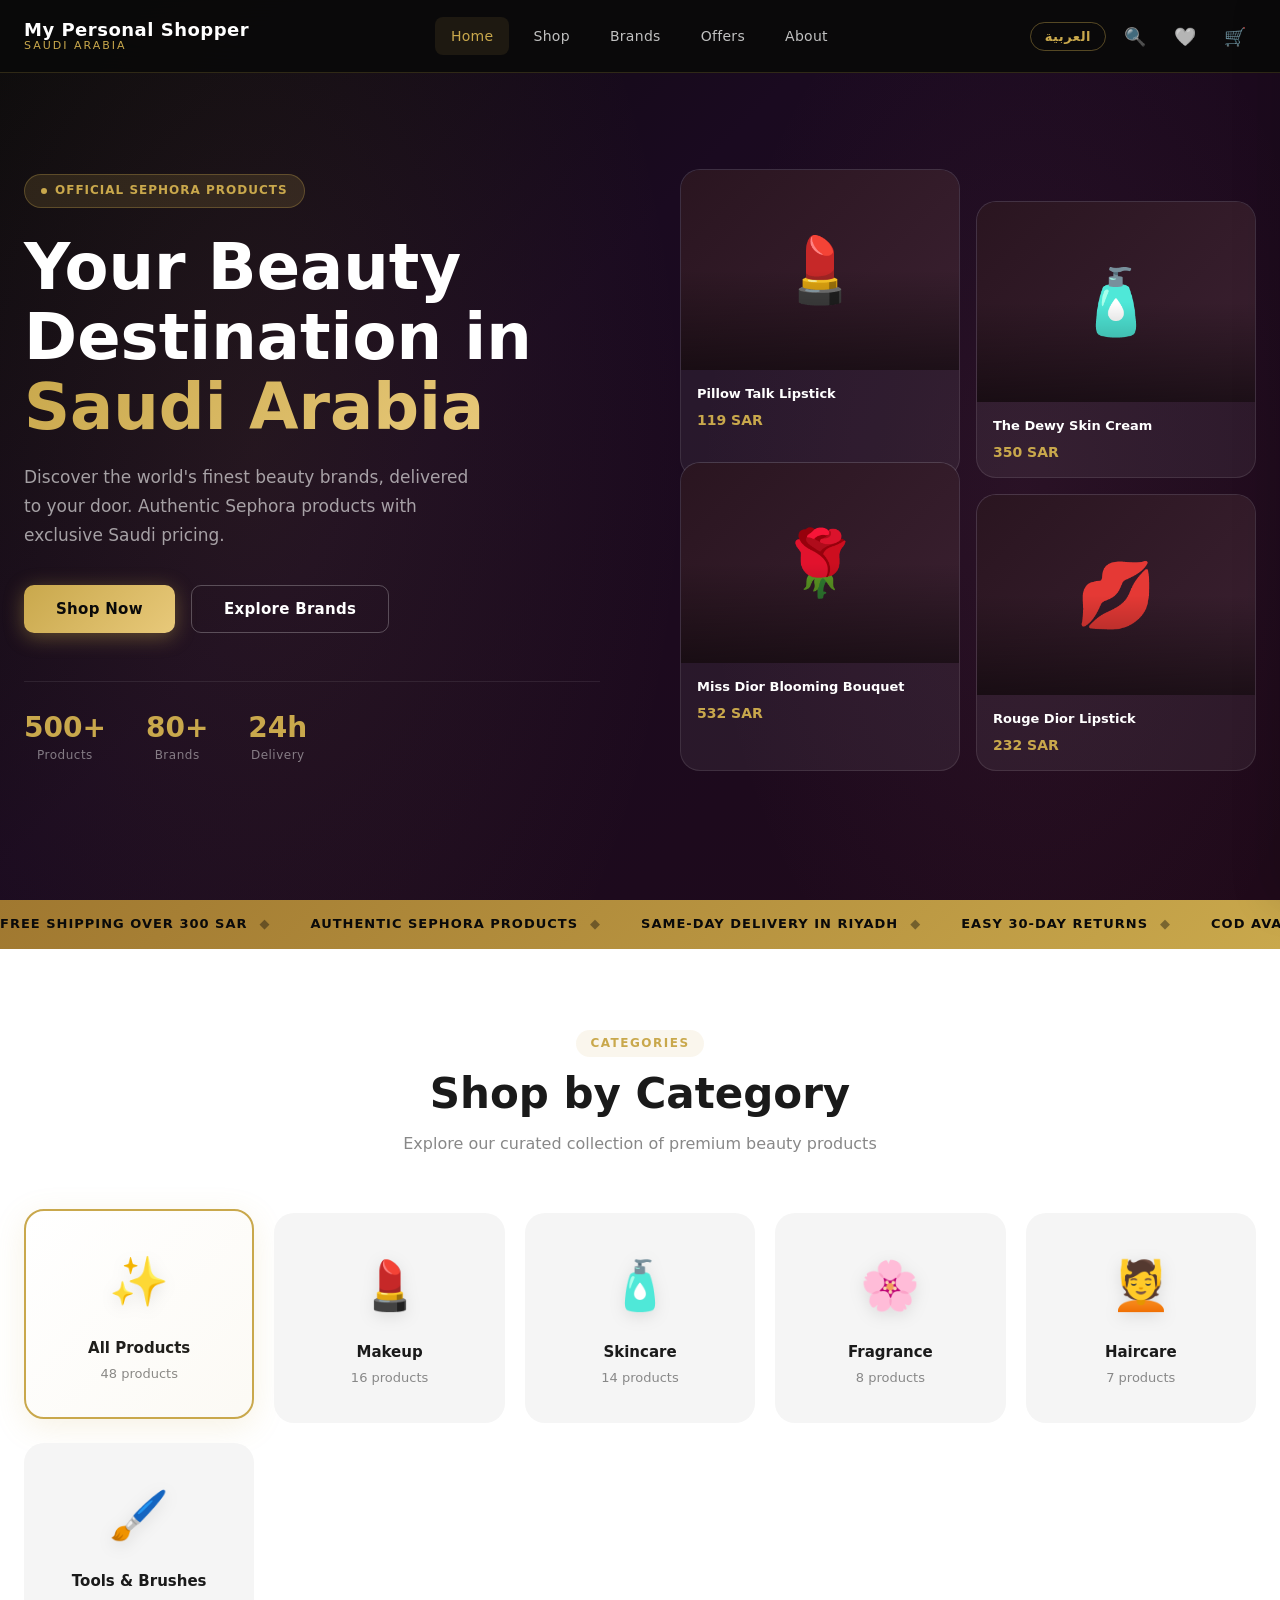
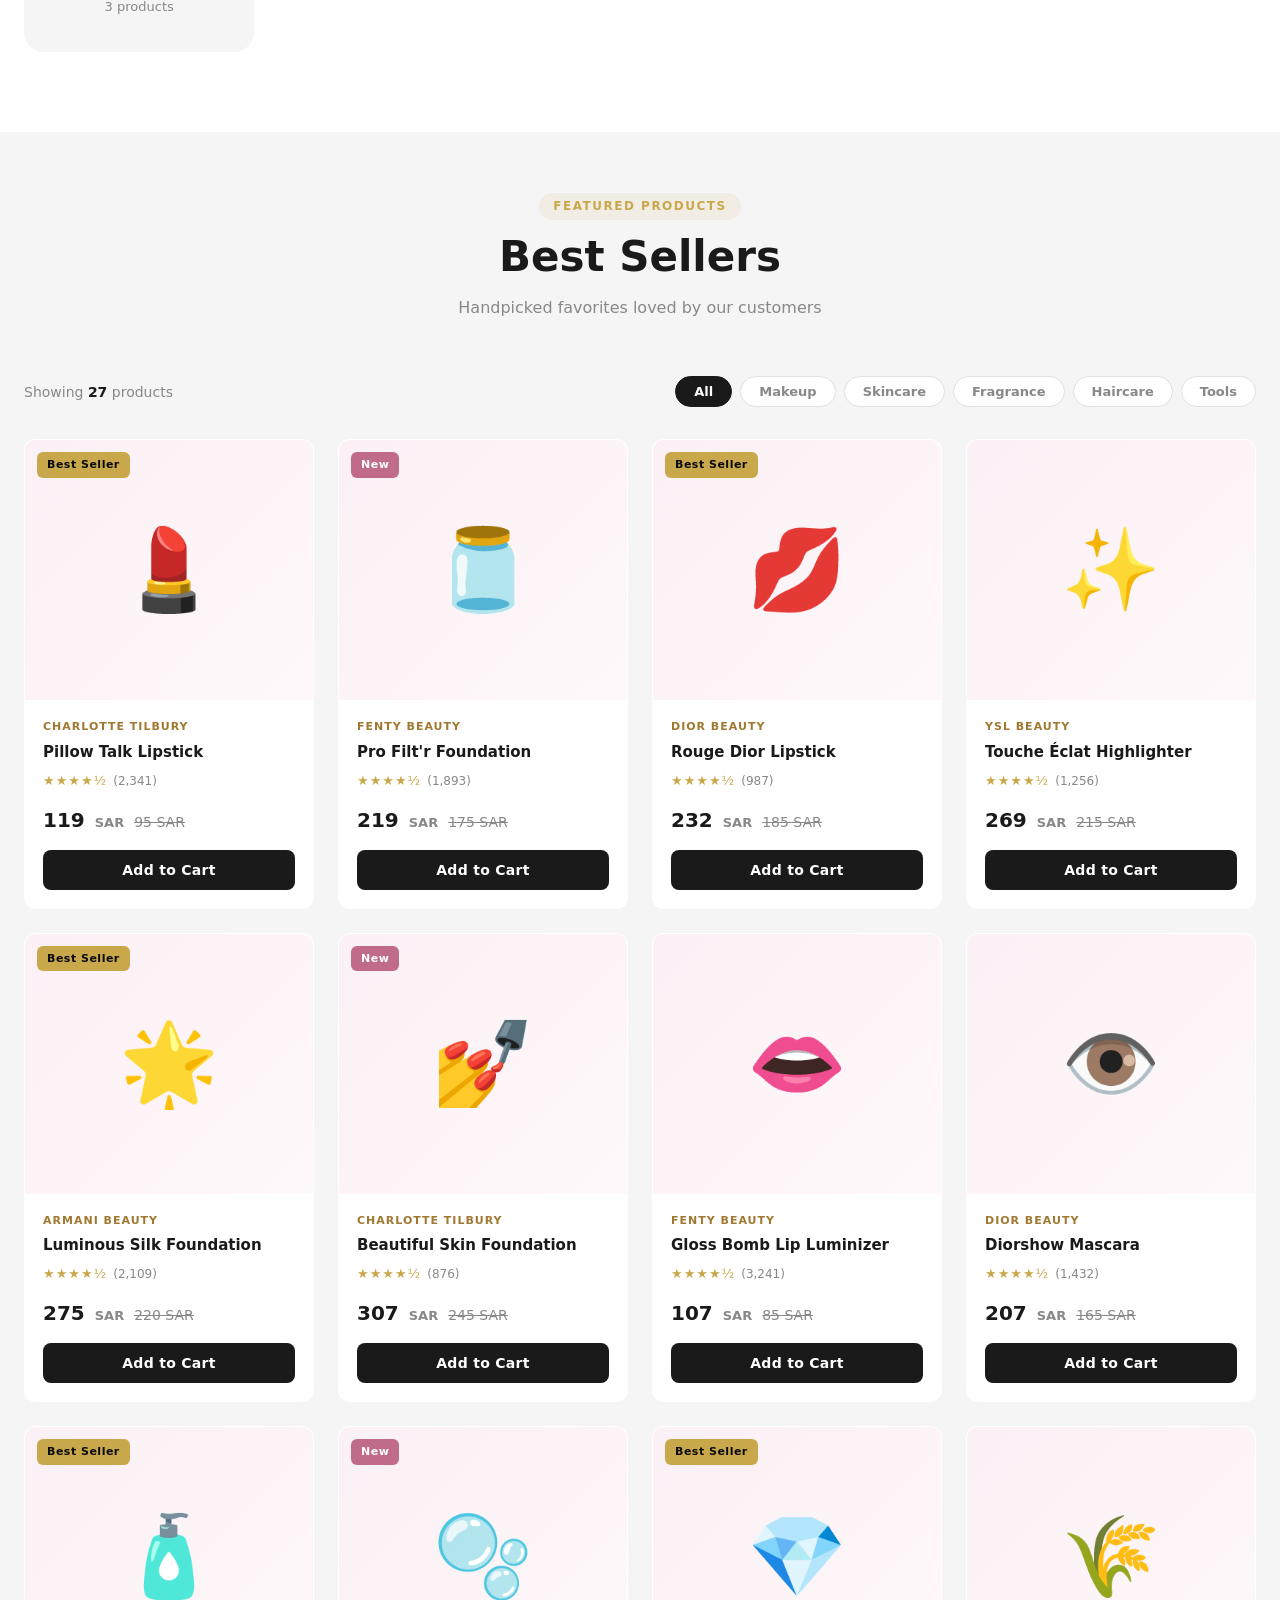
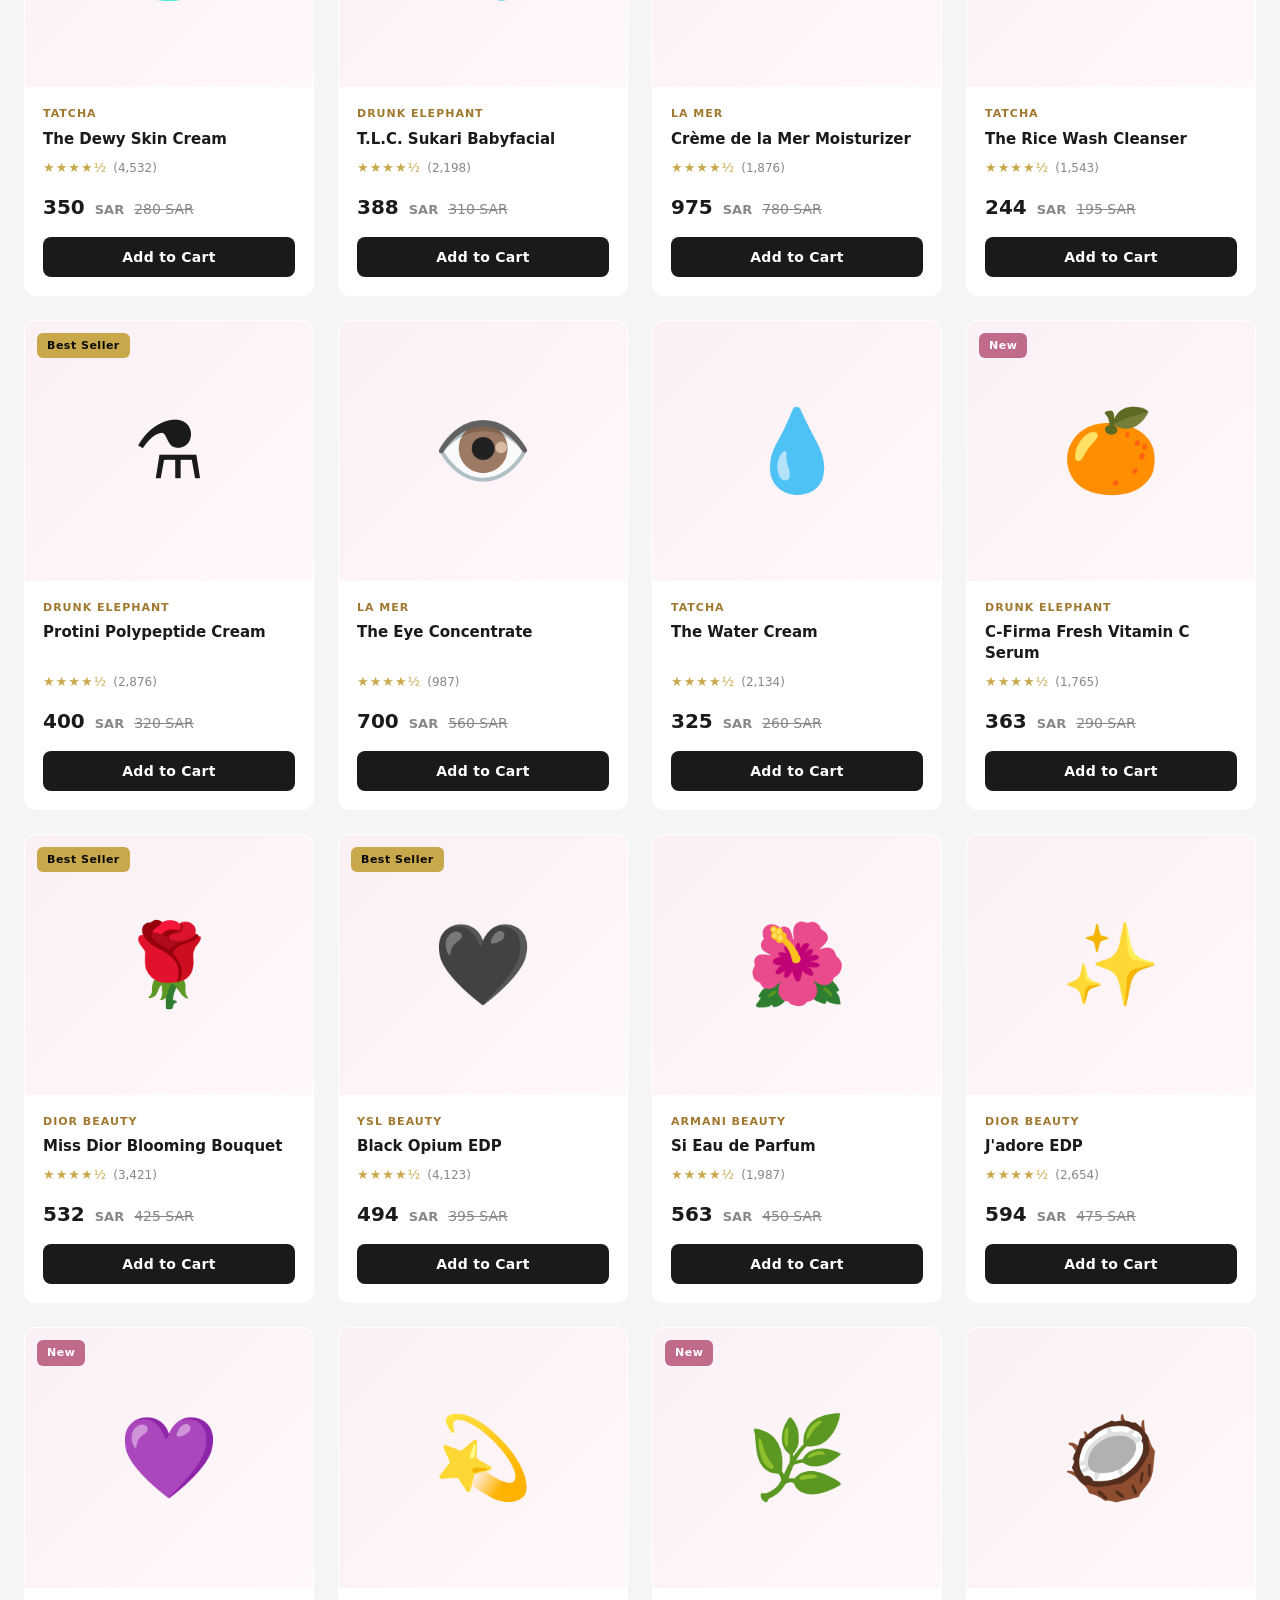
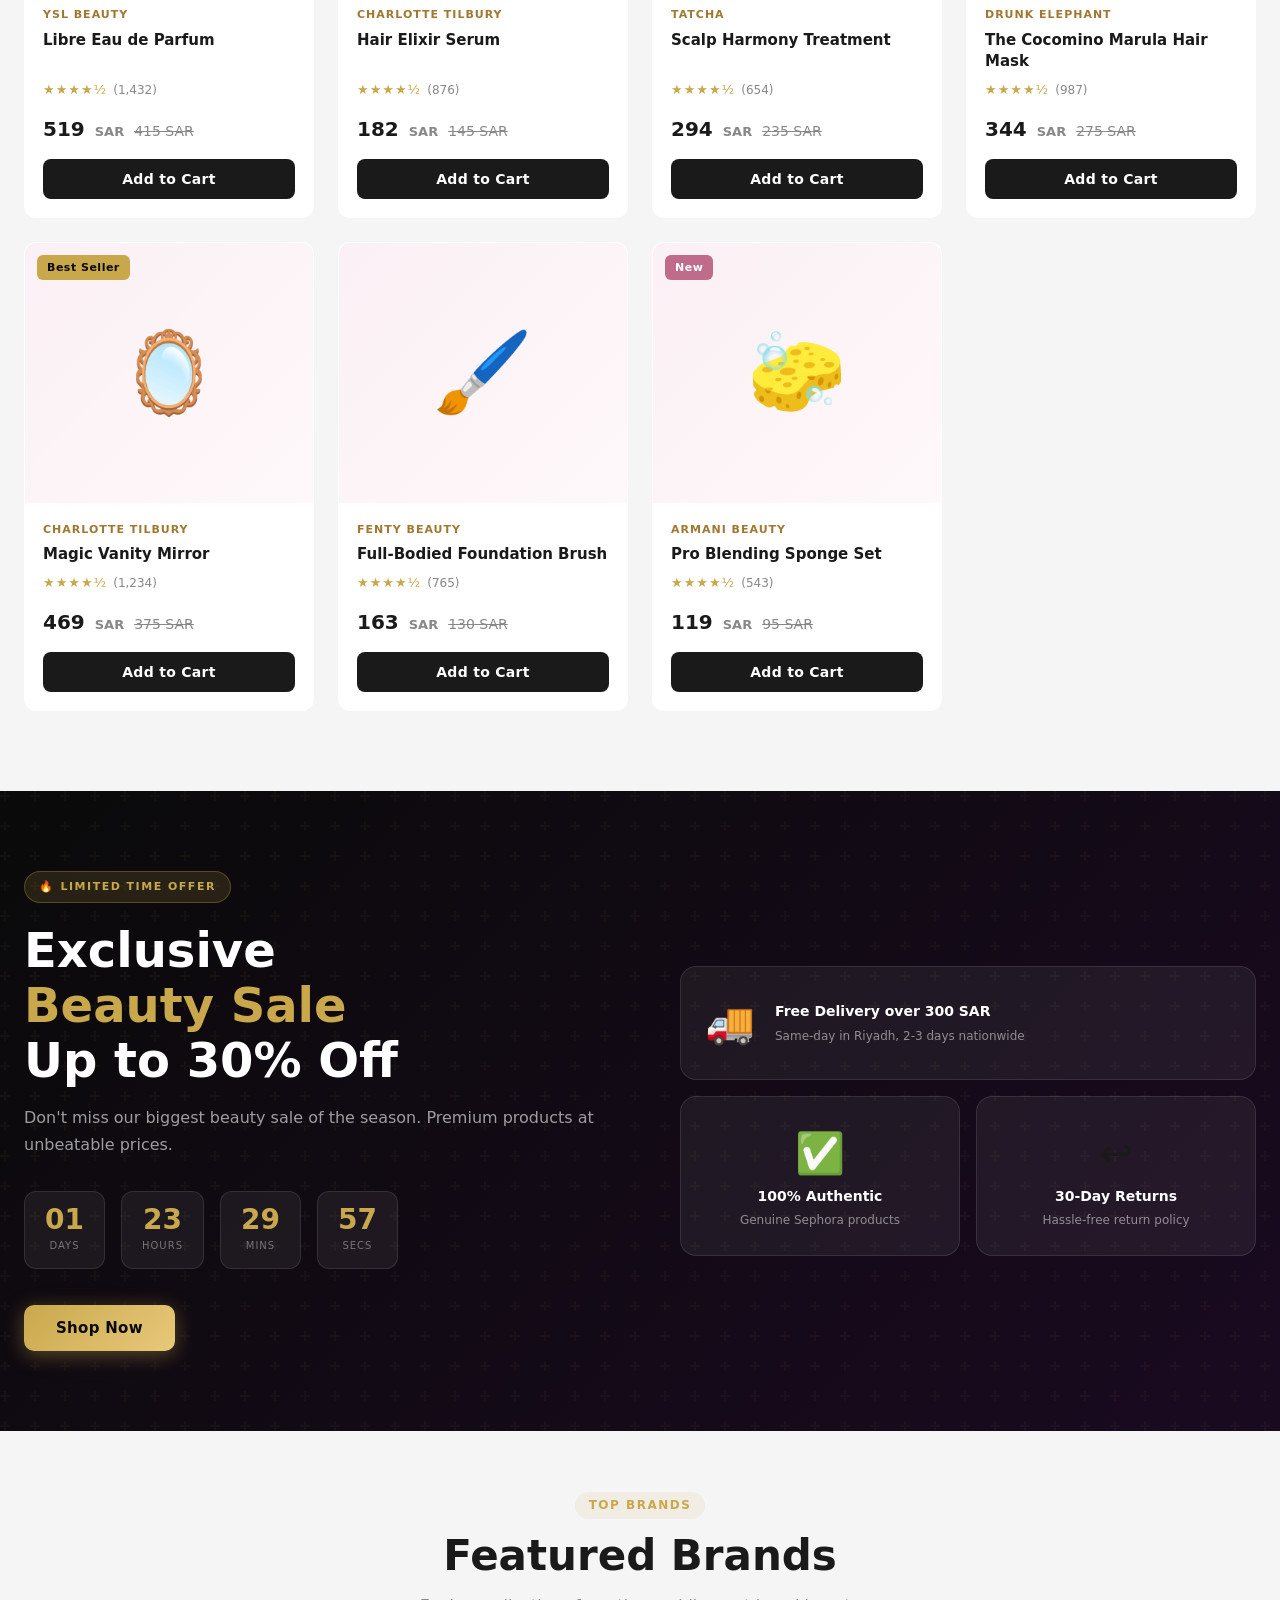
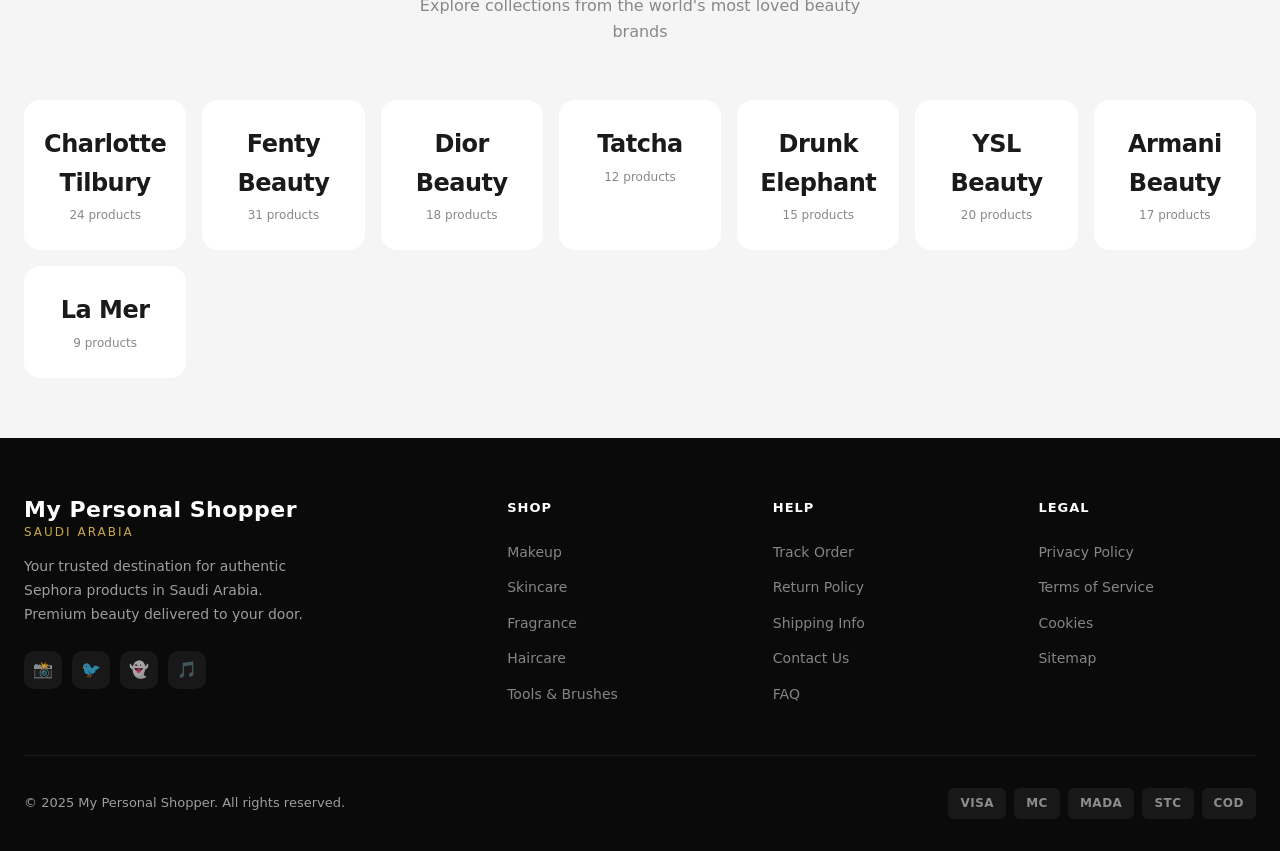
<file: index.html>
<!DOCTYPE html>
<html lang="en">
<head>
  <meta charset="UTF-8">
  <meta name="viewport" content="width=device-width, initial-scale=1.0">
  <meta name="description" content="My Personal Shopper - Authentic Sephora products in Saudi Arabia. متجري الشخصي - منتجات سيفورا الأصلية في المملكة العربية السعودية">
  <title>My Personal Shopper | متجري الشخصي</title>
  <link rel="stylesheet" href="style.css">
  <link rel="icon" href="data:image/svg+xml,<svg xmlns='http://www.w3.org/2000/svg' viewBox='0 0 100 100'><text y='.9em' font-size='90'>💄</text></svg>">
</head>
<body>

<!-- ===== HEADER ===== -->
<header class="header">
  <div class="header-inner">
    <a href="#" class="logo">
      <span class="logo-main">My Personal Shopper</span>
      <span class="logo-sub">SAUDI ARABIA</span>
    </a>

    <nav class="nav">
      <a href="#" class="nav-link active">Home</a>
      <a href="#" class="nav-link">Shop</a>
      <a href="#" class="nav-link">Brands</a>
      <a href="#" class="nav-link">Offers</a>
      <a href="#" class="nav-link">About</a>
    </nav>

    <div class="header-actions">
      <button class="lang-btn" onclick="toggleLang()">العربية</button>
      <button class="search-btn" onclick="openSearch()" aria-label="Search">🔍</button>
      <button class="wishlist-btn" aria-label="Wishlist">🤍</button>
      <button class="cart-btn" onclick="openCart()" aria-label="Cart">
        🛒
        <span class="cart-badge">0</span>
      </button>
      <button class="hamburger" onclick="openMobileNav()" aria-label="Menu">
        <span></span><span></span><span></span>
      </button>
    </div>
  </div>
</header>

<!-- ===== MOBILE NAV ===== -->
<div class="mobile-nav"></div>

<!-- ===== HERO ===== -->
<section class="hero" id="hero">
  <div class="hero-inner">
    <div class="hero-content">
      <div class="hero-badge">
        <span class="hero-badge-dot"></span>
        <span>Official Sephora Products</span>
      </div>
      <h1 class="hero-title">
        Your Beauty<br>Destination in<br>
        <span class="highlight">Saudi Arabia</span>
      </h1>
      <p class="hero-desc">
        Discover the world's finest beauty brands, delivered to your door. Authentic Sephora products with exclusive Saudi pricing.
      </p>
      <div class="hero-ctas">
        <button class="btn-primary hero-cta-shop" onclick="document.querySelector('#products').scrollIntoView({behavior:'smooth'})">Shop Now</button>
        <button class="btn-outline hero-cta-explore" onclick="document.querySelector('#brands').scrollIntoView({behavior:'smooth'})">Explore Brands</button>
      </div>
      <div class="hero-stats">
        <div class="stat-item">
          <div class="stat-value">500+</div>
          <div class="stat-label">Products</div>
        </div>
        <div class="stat-item">
          <div class="stat-value">80+</div>
          <div class="stat-label">Brands</div>
        </div>
        <div class="stat-item">
          <div class="stat-value">24h</div>
          <div class="stat-label">Delivery</div>
        </div>
      </div>
    </div>

    <div class="hero-visual">
      <div class="hero-card">
        <div class="hero-card-img">💄</div>
        <div class="hero-card-info">
          <div class="hero-card-name">Pillow Talk Lipstick</div>
          <div class="hero-card-price">119 SAR</div>
        </div>
      </div>
      <div class="hero-card">
        <div class="hero-card-img">🧴</div>
        <div class="hero-card-info">
          <div class="hero-card-name">Dewy Skin Cream</div>
          <div class="hero-card-price">350 SAR</div>
        </div>
      </div>
      <div class="hero-card">
        <div class="hero-card-img">🌹</div>
        <div class="hero-card-info">
          <div class="hero-card-name">Miss Dior Bouquet</div>
          <div class="hero-card-price">531 SAR</div>
        </div>
      </div>
      <div class="hero-card">
        <div class="hero-card-img">💋</div>
        <div class="hero-card-info">
          <div class="hero-card-name">Rouge Dior Lipstick</div>
          <div class="hero-card-price">231 SAR</div>
        </div>
      </div>
    </div>
  </div>
</section>

<!-- ===== MARQUEE ===== -->
<div class="marquee-section">
  <div class="marquee-track"></div>
</div>

<!-- ===== CATEGORIES ===== -->
<section class="section categories-section" id="categories">
  <div class="section-header">
    <div class="section-tag">Categories</div>
    <h2 class="section-title">Shop by Category</h2>
    <p class="section-desc">Explore our curated collection of premium beauty products</p>
  </div>
  <div class="categories-grid"></div>
</section>

<!-- ===== PRODUCTS ===== -->
<section class="products-section" id="products">
  <div class="section-inner">
    <div class="section-header">
      <div class="section-tag">Featured Products</div>
      <h2 class="section-title">Best Sellers</h2>
      <p class="section-desc">Handpicked favorites loved by our customers</p>
    </div>

    <div class="products-toolbar">
      <div class="products-count">Showing <strong>27</strong> products</div>
      <div class="products-filters"></div>
    </div>

    <div class="products-grid"></div>
  </div>
</section>

<!-- ===== PROMO BANNER ===== -->
<section class="promo-banner" id="promo">
  <div class="promo-inner">
    <div class="promo-content">
      <div class="promo-tag">
        <span>🔥</span>
        <span>Limited Time Offer</span>
      </div>
      <h2 class="promo-title">
        Exclusive<br><span class="gold">Beauty Sale</span><br>Up to 30% Off
      </h2>
      <p class="promo-desc">
        Don't miss our biggest beauty sale of the season. Premium products at unbeatable prices.
      </p>
      <div class="promo-countdown">
        <div class="countdown-item">
          <span class="countdown-num" id="cdDays">47</span>
          <span class="countdown-label">Days</span>
        </div>
        <div class="countdown-item">
          <span class="countdown-num" id="cdHours">23</span>
          <span class="countdown-label">Hours</span>
        </div>
        <div class="countdown-item">
          <span class="countdown-num" id="cdMins">59</span>
          <span class="countdown-label">Mins</span>
        </div>
        <div class="countdown-item">
          <span class="countdown-num" id="cdSecs">00</span>
          <span class="countdown-label">Secs</span>
        </div>
      </div>
      <button class="btn-primary hero-cta-shop" onclick="document.querySelector('#products').scrollIntoView({behavior:'smooth'})">Shop the Sale</button>
    </div>

    <div class="promo-visual">
      <div class="promo-card">
        <span class="promo-card-icon">🚚</span>
        <div>
          <div class="promo-card-title">Free Delivery over 300 SAR</div>
          <div class="promo-card-desc">Same-day in Riyadh, 2-3 days nationwide</div>
        </div>
      </div>
      <div class="promo-card">
        <span class="promo-card-icon">✅</span>
        <div class="promo-card-title">100% Authentic</div>
        <div class="promo-card-desc">Genuine Sephora products</div>
      </div>
      <div class="promo-card">
        <span class="promo-card-icon">↩️</span>
        <div class="promo-card-title">30-Day Returns</div>
        <div class="promo-card-desc">Hassle-free return policy</div>
      </div>
    </div>
  </div>
</section>

<!-- ===== BRANDS ===== -->
<section class="brands-section" id="brands">
  <div class="brands-inner">
    <div class="section-header">
      <div class="section-tag">Top Brands</div>
      <h2 class="section-title">Featured Brands</h2>
      <p class="section-desc">Explore collections from the world's most loved beauty brands</p>
    </div>
    <div class="brands-grid"></div>
  </div>
</section>

<!-- ===== FOOTER ===== -->
<footer class="footer">
  <div class="footer-inner">
    <div class="footer-grid">
      <div class="footer-brand">
        <div class="logo">
          <span class="logo-main">My Personal Shopper</span>
          <span class="logo-sub">SAUDI ARABIA</span>
        </div>
        <p class="footer-brand-desc">Your trusted destination for authentic Sephora products in Saudi Arabia. Premium beauty delivered to your door.</p>
        <div class="footer-socials">
          <a href="#" class="social-btn" aria-label="Instagram">📸</a>
          <a href="#" class="social-btn" aria-label="Twitter">🐦</a>
          <a href="#" class="social-btn" aria-label="Snapchat">👻</a>
          <a href="#" class="social-btn" aria-label="TikTok">🎵</a>
        </div>
      </div>
      <div class="footer-col footer-col-shop">
        <div class="footer-col-title">Shop</div>
        <ul class="footer-links">
          <li><a href="#">Makeup</a></li>
          <li><a href="#">Skincare</a></li>
          <li><a href="#">Fragrance</a></li>
          <li><a href="#">Haircare</a></li>
          <li><a href="#">Tools & Brushes</a></li>
        </ul>
      </div>
      <div class="footer-col footer-col-help">
        <div class="footer-col-title">Help</div>
        <ul class="footer-links">
          <li><a href="#">Track Order</a></li>
          <li><a href="#">Return Policy</a></li>
          <li><a href="#">Shipping Info</a></li>
          <li><a href="#">Contact Us</a></li>
          <li><a href="#">FAQ</a></li>
        </ul>
      </div>
      <div class="footer-col footer-col-legal">
        <div class="footer-col-title">Legal</div>
        <ul class="footer-links">
          <li><a href="#">Privacy Policy</a></li>
          <li><a href="#">Terms of Service</a></li>
          <li><a href="#">Cookies</a></li>
          <li><a href="#">Sitemap</a></li>
        </ul>
      </div>
    </div>
    <div class="footer-bottom">
      <span class="footer-copy">© 2025 My Personal Shopper. All rights reserved.</span>
      <div class="footer-payment-icons">
        <span class="payment-icon">VISA</span>
        <span class="payment-icon">MC</span>
        <span class="payment-icon">MADA</span>
        <span class="payment-icon">STC</span>
        <span class="payment-icon">COD</span>
      </div>
    </div>
  </div>
</footer>

<!-- ===== CART SIDEBAR ===== -->
<div class="cart-overlay" onclick="closeCart()"></div>
<div class="cart-sidebar">
  <div class="cart-header">
    <div>
      <h2 class="cart-title">Shopping Cart</h2>
      <span class="cart-item-count"></span>
    </div>
    <button class="cart-close" onclick="closeCart()">✕</button>
  </div>
  <div class="cart-items">
    <div class="cart-empty">
      <span class="cart-empty-icon">🛒</span>
      <span class="cart-empty-text">Your cart is empty</span>
      <span class="cart-empty-sub">Add some products to get started</span>
    </div>
  </div>
  <div class="cart-footer">
    <div class="cart-summary">
      <div class="cart-summary-row">
        <span class="cart-subtotal-label">Subtotal</span>
        <span class="cart-subtotal">0 SAR</span>
      </div>
      <div class="cart-summary-row">
        <span class="cart-shipping-label">Shipping</span>
        <span class="cart-shipping-val">Free</span>
      </div>
      <div class="cart-summary-row">
        <span class="cart-vat-label">VAT (15%)</span>
        <span class="cart-vat">0 SAR</span>
      </div>
      <div class="cart-summary-row total">
        <span class="cart-total-label">Total</span>
        <span class="cart-total">0 SAR</span>
      </div>
    </div>
    <button class="checkout-btn" onclick="openCheckout()">Checkout</button>
  </div>
</div>

<!-- ===== CHECKOUT MODAL ===== -->
<div class="modal-overlay" onclick="handleModalClick(event)">
  <div class="modal"></div>
</div>

<!-- ===== SEARCH OVERLAY ===== -->
<div class="search-overlay" id="searchOverlay">
  <div class="search-box">
    <div class="search-input-wrap">
      <span class="search-icon">🔍</span>
      <input type="text" class="search-input" id="searchInput" placeholder="Search products..."
        oninput="handleSearch(this.value)" autocomplete="off">
      <button class="search-close" onclick="closeSearch()">✕</button>
    </div>
    <div class="search-results"></div>
  </div>
</div>

<!-- ===== TOAST ===== -->
<div class="toast-container"></div>

<script>
function handleModalClick(e) {
  if (e.target === e.currentTarget) closeCheckout();
}
</script>
<script src="script.js"></script>
</body>
</html>
</file>
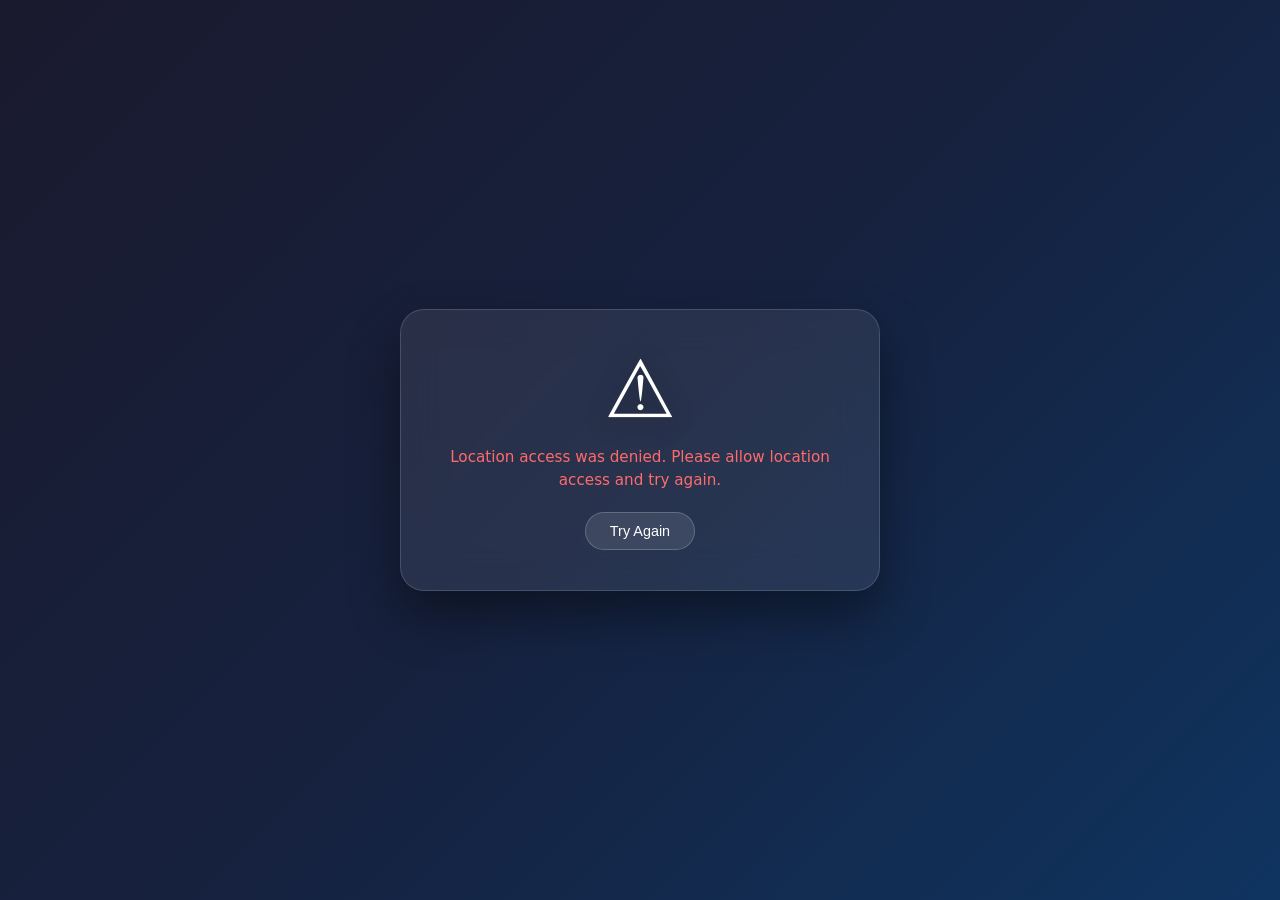
<file: weather.html>
<!DOCTYPE html>
<html lang="en">
<head>
  <meta charset="UTF-8" />
  <meta name="viewport" content="width=device-width, initial-scale=1.0" />
  <title>Today's Weather</title>
  <style>
    * { box-sizing: border-box; margin: 0; padding: 0; }

    body {
      font-family: 'Segoe UI', system-ui, sans-serif;
      min-height: 100vh;
      display: flex;
      align-items: center;
      justify-content: center;
      background: linear-gradient(135deg, #1a1a2e 0%, #16213e 50%, #0f3460 100%);
      color: #fff;
      padding: 20px;
    }

    .card {
      background: rgba(255, 255, 255, 0.08);
      backdrop-filter: blur(20px);
      border: 1px solid rgba(255, 255, 255, 0.15);
      border-radius: 24px;
      padding: 40px;
      max-width: 480px;
      width: 100%;
      text-align: center;
      box-shadow: 0 25px 50px rgba(0, 0, 0, 0.4);
    }

    .status {
      font-size: 1rem;
      color: rgba(255, 255, 255, 0.6);
      margin-bottom: 20px;
    }

    .location {
      font-size: 1.1rem;
      color: rgba(255, 255, 255, 0.75);
      margin-bottom: 8px;
      letter-spacing: 0.05em;
      text-transform: uppercase;
      font-size: 0.85rem;
    }

    .date {
      font-size: 1rem;
      color: rgba(255, 255, 255, 0.5);
      margin-bottom: 32px;
    }

    .weather-icon {
      font-size: 5rem;
      line-height: 1;
      margin-bottom: 16px;
      filter: drop-shadow(0 4px 12px rgba(0,0,0,0.3));
    }

    .condition {
      font-size: 1.3rem;
      font-weight: 500;
      color: rgba(255, 255, 255, 0.85);
      margin-bottom: 8px;
    }

    .temperature {
      font-size: 5rem;
      font-weight: 700;
      line-height: 1;
      letter-spacing: -3px;
      background: linear-gradient(135deg, #74ebd5, #acb6e5);
      -webkit-background-clip: text;
      -webkit-text-fill-color: transparent;
      background-clip: text;
      margin-bottom: 32px;
    }

    .details {
      display: grid;
      grid-template-columns: repeat(3, 1fr);
      gap: 16px;
      margin-top: 24px;
      border-top: 1px solid rgba(255, 255, 255, 0.1);
      padding-top: 24px;
    }

    .detail-item {
      background: rgba(255, 255, 255, 0.05);
      border-radius: 14px;
      padding: 14px 10px;
    }

    .detail-label {
      font-size: 0.7rem;
      color: rgba(255, 255, 255, 0.45);
      text-transform: uppercase;
      letter-spacing: 0.08em;
      margin-bottom: 6px;
    }

    .detail-value {
      font-size: 1.1rem;
      font-weight: 600;
      color: rgba(255, 255, 255, 0.9);
    }

    .error {
      color: #ff6b6b;
      font-size: 0.95rem;
      line-height: 1.5;
    }

    .retry-btn {
      margin-top: 20px;
      padding: 10px 24px;
      background: rgba(255, 255, 255, 0.1);
      border: 1px solid rgba(255, 255, 255, 0.2);
      border-radius: 50px;
      color: #fff;
      cursor: pointer;
      font-size: 0.9rem;
      transition: background 0.2s;
    }

    .retry-btn:hover { background: rgba(255, 255, 255, 0.2); }

    .loading-spinner {
      width: 40px;
      height: 40px;
      border: 3px solid rgba(255,255,255,0.15);
      border-top-color: #74ebd5;
      border-radius: 50%;
      animation: spin 0.8s linear infinite;
      margin: 20px auto;
    }

    @keyframes spin { to { transform: rotate(360deg); } }
  </style>
</head>
<body>
  <div class="card" id="card">
    <div class="status">Detecting your location…</div>
    <div class="loading-spinner"></div>
  </div>

  <script>
    const WMO_CODES = {
      0:  { label: 'Clear Sky',           icon: '☀️' },
      1:  { label: 'Mainly Clear',        icon: '🌤️' },
      2:  { label: 'Partly Cloudy',       icon: '⛅' },
      3:  { label: 'Overcast',            icon: '☁️' },
      45: { label: 'Foggy',               icon: '🌫️' },
      48: { label: 'Icy Fog',             icon: '🌫️' },
      51: { label: 'Light Drizzle',       icon: '🌦️' },
      53: { label: 'Drizzle',             icon: '🌦️' },
      55: { label: 'Heavy Drizzle',       icon: '🌧️' },
      61: { label: 'Light Rain',          icon: '🌧️' },
      63: { label: 'Rain',                icon: '🌧️' },
      65: { label: 'Heavy Rain',          icon: '🌧️' },
      71: { label: 'Light Snow',          icon: '🌨️' },
      73: { label: 'Snow',                icon: '❄️' },
      75: { label: 'Heavy Snow',          icon: '❄️' },
      80: { label: 'Light Showers',       icon: '🌦️' },
      81: { label: 'Showers',             icon: '🌧️' },
      82: { label: 'Heavy Showers',       icon: '⛈️' },
      95: { label: 'Thunderstorm',        icon: '⛈️' },
      96: { label: 'Thunderstorm w/ Hail',icon: '⛈️' },
      99: { label: 'Thunderstorm w/ Hail',icon: '⛈️' },
    };

    function wmo(code) {
      return WMO_CODES[code] ?? { label: 'Unknown', icon: '🌡️' };
    }

    function formatDate() {
      return new Date().toLocaleDateString(undefined, {
        weekday: 'long', year: 'numeric', month: 'long', day: 'numeric'
      });
    }

    function windDirection(deg) {
      const dirs = ['N','NE','E','SE','S','SW','W','NW'];
      return dirs[Math.round(deg / 45) % 8];
    }

    async function reverseGeocode(lat, lon) {
      try {
        const r = await fetch(
          `https://nominatim.openstreetmap.org/reverse?lat=${lat}&lon=${lon}&format=json`,
          { headers: { 'Accept-Language': 'en' } }
        );
        const d = await r.json();
        const city = d.address.city || d.address.town || d.address.village || d.address.county || '';
        const country = d.address.country_code?.toUpperCase() || '';
        return [city, country].filter(Boolean).join(', ');
      } catch {
        return `${lat.toFixed(2)}°, ${lon.toFixed(2)}°`;
      }
    }

    async function fetchWeather(lat, lon) {
      const url = new URL('https://api.open-meteo.com/v1/forecast');
      url.searchParams.set('latitude', lat);
      url.searchParams.set('longitude', lon);
      url.searchParams.set('current', [
        'temperature_2m',
        'apparent_temperature',
        'relative_humidity_2m',
        'wind_speed_10m',
        'wind_direction_10m',
        'weathercode',
      ].join(','));
      url.searchParams.set('temperature_unit', 'celsius');
      url.searchParams.set('wind_speed_unit', 'kmh');

      const r = await fetch(url);
      if (!r.ok) throw new Error('Weather fetch failed');
      return r.json();
    }

    function render(locationName, data) {
      const c = data.current;
      const { label, icon } = wmo(c.weathercode);

      document.getElementById('card').innerHTML = `
        <div class="location">${locationName}</div>
        <div class="date">${formatDate()}</div>
        <div class="weather-icon">${icon}</div>
        <div class="condition">${label}</div>
        <div class="temperature">${Math.round(c.temperature_2m)}°C</div>
        <div class="details">
          <div class="detail-item">
            <div class="detail-label">Feels like</div>
            <div class="detail-value">${Math.round(c.apparent_temperature)}°C</div>
          </div>
          <div class="detail-item">
            <div class="detail-label">Humidity</div>
            <div class="detail-value">${c.relative_humidity_2m}%</div>
          </div>
          <div class="detail-item">
            <div class="detail-label">Wind</div>
            <div class="detail-value">${Math.round(c.wind_speed_10m)} <span style="font-size:.7rem;opacity:.6">km/h ${windDirection(c.wind_direction_10m)}</span></div>
          </div>
        </div>
      `;
    }

    function showError(msg) {
      document.getElementById('card').innerHTML = `
        <div class="weather-icon">⚠️</div>
        <div class="error">${msg}</div>
        <button class="retry-btn" onclick="init()">Try Again</button>
      `;
    }

    async function init() {
      document.getElementById('card').innerHTML = `
        <div class="status">Detecting your location…</div>
        <div class="loading-spinner"></div>
      `;

      if (!navigator.geolocation) {
        showError('Geolocation is not supported by your browser.');
        return;
      }

      navigator.geolocation.getCurrentPosition(
        async ({ coords }) => {
          const { latitude: lat, longitude: lon } = coords;
          try {
            document.querySelector('.status').textContent = 'Fetching weather…';
            const [locationName, weatherData] = await Promise.all([
              reverseGeocode(lat, lon),
              fetchWeather(lat, lon),
            ]);
            render(locationName, weatherData);
          } catch (e) {
            showError('Could not load weather data. Please check your connection.');
          }
        },
        (err) => {
          const msgs = {
            1: 'Location access was denied. Please allow location access and try again.',
            2: 'Your location could not be determined.',
            3: 'Location request timed out.',
          };
          showError(msgs[err.code] ?? 'Could not get your location.');
        },
        { timeout: 10000 }
      );
    }

    init();
  </script>
</body>
</html>
</file>
<file: style.css>
/* ===== RESET & BASE ===== */
*, *::before, *::after { box-sizing: border-box; margin: 0; padding: 0; }

:root {
  --gold: #c9a84c;
  --gold-light: #e8c97a;
  --gold-dark: #a07830;
  --black: #0a0a0a;
  --dark: #1a1a1a;
  --dark2: #2a2a2a;
  --gray: #888;
  --light-gray: #f5f5f5;
  --white: #ffffff;
  --rose: #c06b8a;
  --success: #4caf7d;
  --error: #e05050;
  --radius: 12px;
  --shadow: 0 8px 32px rgba(0,0,0,0.12);
  --shadow-lg: 0 16px 64px rgba(0,0,0,0.2);
  --transition: 0.3s cubic-bezier(0.4, 0, 0.2, 1);
}

html { scroll-behavior: smooth; }

body {
  font-family: 'Segoe UI', system-ui, -apple-system, sans-serif;
  background: var(--white);
  color: var(--dark);
  line-height: 1.6;
  overflow-x: hidden;
}

body.rtl {
  direction: rtl;
  font-family: 'Segoe UI', 'Tahoma', system-ui, sans-serif;
}

img { max-width: 100%; display: block; }
button { cursor: pointer; border: none; background: none; font-family: inherit; }
a { text-decoration: none; color: inherit; }

/* ===== SCROLLBAR ===== */
::-webkit-scrollbar { width: 6px; }
::-webkit-scrollbar-track { background: var(--light-gray); }
::-webkit-scrollbar-thumb { background: var(--gold); border-radius: 3px; }

/* ===== HEADER ===== */
.header {
  position: fixed;
  top: 0; left: 0; right: 0;
  z-index: 1000;
  background: rgba(10,10,10,0.95);
  backdrop-filter: blur(20px);
  -webkit-backdrop-filter: blur(20px);
  border-bottom: 1px solid rgba(201,168,76,0.2);
  transition: var(--transition);
}

.header-inner {
  max-width: 1400px;
  margin: 0 auto;
  padding: 0 24px;
  height: 72px;
  display: flex;
  align-items: center;
  justify-content: space-between;
  gap: 20px;
}

.logo {
  display: flex;
  flex-direction: column;
  line-height: 1.1;
}

.logo-main {
  font-size: 18px;
  font-weight: 700;
  letter-spacing: 0.5px;
  color: var(--white);
}

.logo-sub {
  font-size: 11px;
  color: var(--gold);
  letter-spacing: 2px;
  text-transform: uppercase;
}

.nav {
  display: flex;
  align-items: center;
  gap: 8px;
}

.nav-link {
  padding: 8px 16px;
  color: rgba(255,255,255,0.75);
  font-size: 14px;
  font-weight: 500;
  border-radius: 8px;
  transition: var(--transition);
  letter-spacing: 0.3px;
}

.nav-link:hover, .nav-link.active {
  color: var(--gold);
  background: rgba(201,168,76,0.1);
}

.header-actions {
  display: flex;
  align-items: center;
  gap: 8px;
}

.lang-btn {
  padding: 6px 14px;
  border: 1px solid rgba(201,168,76,0.4);
  border-radius: 20px;
  color: var(--gold);
  font-size: 13px;
  font-weight: 600;
  letter-spacing: 0.5px;
  transition: var(--transition);
}

.lang-btn:hover {
  background: var(--gold);
  color: var(--black);
  border-color: var(--gold);
}

.search-btn, .wishlist-btn, .cart-btn {
  width: 42px; height: 42px;
  border-radius: 10px;
  display: flex;
  align-items: center;
  justify-content: center;
  color: rgba(255,255,255,0.8);
  font-size: 18px;
  transition: var(--transition);
  position: relative;
}

.search-btn:hover, .wishlist-btn:hover, .cart-btn:hover {
  background: rgba(201,168,76,0.15);
  color: var(--gold);
}

.cart-badge {
  position: absolute;
  top: 4px; right: 4px;
  width: 18px; height: 18px;
  background: var(--gold);
  border-radius: 50%;
  font-size: 10px;
  font-weight: 700;
  color: var(--black);
  display: flex;
  align-items: center;
  justify-content: center;
  display: none;
}

.cart-badge.visible { display: flex; }

.hamburger {
  display: none;
  flex-direction: column;
  gap: 5px;
  padding: 8px;
  border-radius: 8px;
  transition: var(--transition);
}

.hamburger span {
  width: 22px; height: 2px;
  background: var(--white);
  border-radius: 2px;
  transition: var(--transition);
  display: block;
}

.hamburger:hover { background: rgba(201,168,76,0.15); }

/* ===== HERO ===== */
.hero {
  min-height: 100vh;
  background: linear-gradient(135deg, var(--black) 0%, #1a0a20 40%, #200a1a 100%);
  display: flex;
  align-items: center;
  position: relative;
  overflow: hidden;
  padding: 100px 24px 60px;
}

.hero::before {
  content: '';
  position: absolute;
  top: -50%; left: -20%;
  width: 80%;
  height: 200%;
  background: radial-gradient(ellipse, rgba(201,168,76,0.08) 0%, transparent 60%);
  pointer-events: none;
}

.hero::after {
  content: '';
  position: absolute;
  bottom: -30%; right: -10%;
  width: 60%;
  height: 150%;
  background: radial-gradient(ellipse, rgba(192,107,138,0.08) 0%, transparent 60%);
  pointer-events: none;
}

.hero-inner {
  max-width: 1400px;
  margin: 0 auto;
  width: 100%;
  display: grid;
  grid-template-columns: 1fr 1fr;
  gap: 80px;
  align-items: center;
  position: relative;
  z-index: 1;
}

.hero-badge {
  display: inline-flex;
  align-items: center;
  gap: 8px;
  padding: 6px 16px;
  background: rgba(201,168,76,0.15);
  border: 1px solid rgba(201,168,76,0.3);
  border-radius: 20px;
  color: var(--gold);
  font-size: 12px;
  font-weight: 600;
  letter-spacing: 1px;
  text-transform: uppercase;
  margin-bottom: 24px;
}

.hero-badge-dot {
  width: 6px; height: 6px;
  background: var(--gold);
  border-radius: 50%;
  animation: pulse 2s infinite;
}

@keyframes pulse {
  0%, 100% { opacity: 1; transform: scale(1); }
  50% { opacity: 0.5; transform: scale(1.3); }
}

.hero-title {
  font-size: clamp(36px, 5vw, 64px);
  font-weight: 800;
  line-height: 1.1;
  color: var(--white);
  margin-bottom: 20px;
}

.hero-title .highlight {
  background: linear-gradient(135deg, var(--gold), var(--gold-light));
  -webkit-background-clip: text;
  -webkit-text-fill-color: transparent;
  background-clip: text;
}

.hero-desc {
  font-size: 17px;
  color: rgba(255,255,255,0.6);
  line-height: 1.7;
  margin-bottom: 36px;
  max-width: 460px;
}

.hero-ctas {
  display: flex;
  gap: 16px;
  flex-wrap: wrap;
}

.btn-primary {
  padding: 14px 32px;
  background: linear-gradient(135deg, var(--gold), var(--gold-light));
  color: var(--black);
  font-size: 15px;
  font-weight: 700;
  border-radius: 10px;
  letter-spacing: 0.3px;
  transition: var(--transition);
  box-shadow: 0 4px 20px rgba(201,168,76,0.4);
}

.btn-primary:hover {
  transform: translateY(-2px);
  box-shadow: 0 8px 32px rgba(201,168,76,0.5);
}

.btn-outline {
  padding: 14px 32px;
  background: transparent;
  color: var(--white);
  font-size: 15px;
  font-weight: 600;
  border-radius: 10px;
  border: 1px solid rgba(255,255,255,0.25);
  letter-spacing: 0.3px;
  transition: var(--transition);
}

.btn-outline:hover {
  background: rgba(255,255,255,0.08);
  border-color: rgba(255,255,255,0.5);
  transform: translateY(-2px);
}

.hero-stats {
  display: flex;
  gap: 40px;
  margin-top: 48px;
  padding-top: 32px;
  border-top: 1px solid rgba(255,255,255,0.08);
}

.stat-item { text-align: center; }
.stat-value {
  font-size: 28px;
  font-weight: 800;
  color: var(--gold);
  line-height: 1;
  margin-bottom: 4px;
}
.stat-label { font-size: 12px; color: rgba(255,255,255,0.45); letter-spacing: 0.5px; }

.hero-visual {
  display: grid;
  grid-template-columns: 1fr 1fr;
  gap: 16px;
  position: relative;
}

.hero-card {
  background: rgba(255,255,255,0.06);
  border: 1px solid rgba(255,255,255,0.1);
  border-radius: 20px;
  overflow: hidden;
  transition: var(--transition);
}

.hero-card:hover { transform: translateY(-4px); border-color: rgba(201,168,76,0.3); }
.hero-card:nth-child(2) { margin-top: 32px; }
.hero-card:nth-child(3) { margin-top: -32px; }

.hero-card-img {
  height: 200px;
  background: linear-gradient(135deg, #2a1520, #3a2030);
  display: flex;
  align-items: center;
  justify-content: center;
  font-size: 64px;
  position: relative;
  overflow: hidden;
}

.hero-card-img::after {
  content: '';
  position: absolute;
  inset: 0;
  background: linear-gradient(to bottom, transparent 50%, rgba(0,0,0,0.5));
}

.hero-card-info {
  padding: 14px 16px;
}

.hero-card-name { font-size: 13px; font-weight: 600; color: var(--white); margin-bottom: 4px; }
.hero-card-price { font-size: 14px; font-weight: 700; color: var(--gold); }

/* ===== MARQUEE ===== */
.marquee-section {
  background: linear-gradient(135deg, var(--gold-dark), var(--gold));
  padding: 14px 0;
  overflow: hidden;
}

.marquee-track {
  display: flex;
  gap: 40px;
  animation: marquee 25s linear infinite;
  white-space: nowrap;
}

.rtl .marquee-track { animation-direction: reverse; }

@keyframes marquee {
  0% { transform: translateX(0); }
  100% { transform: translateX(-50%); }
}

.marquee-item {
  font-size: 13px;
  font-weight: 700;
  color: var(--black);
  letter-spacing: 1px;
  text-transform: uppercase;
  display: flex;
  align-items: center;
  gap: 12px;
  flex-shrink: 0;
}

.marquee-divider { opacity: 0.4; }

/* ===== CATEGORIES ===== */
.section {
  padding: 80px 24px;
  max-width: 1400px;
  margin: 0 auto;
}

.section-header {
  text-align: center;
  margin-bottom: 56px;
}

.section-tag {
  display: inline-block;
  padding: 4px 14px;
  background: rgba(201,168,76,0.1);
  border-radius: 20px;
  color: var(--gold);
  font-size: 12px;
  font-weight: 600;
  letter-spacing: 1.5px;
  text-transform: uppercase;
  margin-bottom: 12px;
}

.section-title {
  font-size: clamp(28px, 4vw, 42px);
  font-weight: 800;
  line-height: 1.2;
  color: var(--dark);
  margin-bottom: 12px;
}

.section-desc {
  font-size: 16px;
  color: var(--gray);
  max-width: 500px;
  margin: 0 auto;
}

.categories-grid {
  display: grid;
  grid-template-columns: repeat(auto-fit, minmax(220px, 1fr));
  gap: 20px;
}

.category-card {
  background: var(--light-gray);
  border-radius: 20px;
  padding: 32px 24px;
  text-align: center;
  cursor: pointer;
  transition: var(--transition);
  border: 2px solid transparent;
  position: relative;
  overflow: hidden;
}

.category-card::before {
  content: '';
  position: absolute;
  inset: 0;
  background: linear-gradient(135deg, transparent, rgba(201,168,76,0.06));
  opacity: 0;
  transition: var(--transition);
}

.category-card:hover, .category-card.active {
  border-color: var(--gold);
  background: var(--white);
  box-shadow: 0 8px 32px rgba(201,168,76,0.15);
  transform: translateY(-4px);
}

.category-card:hover::before, .category-card.active::before { opacity: 1; }

.category-icon {
  font-size: 48px;
  margin-bottom: 16px;
  display: block;
  filter: drop-shadow(0 4px 8px rgba(0,0,0,0.1));
  transition: var(--transition);
}

.category-card:hover .category-icon { transform: scale(1.1); }

.category-name {
  font-size: 15px;
  font-weight: 700;
  color: var(--dark);
  margin-bottom: 4px;
}

.category-count {
  font-size: 13px;
  color: var(--gray);
}

/* ===== PRODUCTS ===== */
.products-section {
  padding: 60px 24px 80px;
  background: var(--light-gray);
}

.products-section .section-inner {
  max-width: 1400px;
  margin: 0 auto;
}

.products-toolbar {
  display: flex;
  align-items: center;
  justify-content: space-between;
  margin-bottom: 32px;
  gap: 16px;
  flex-wrap: wrap;
}

.products-count {
  font-size: 14px;
  color: var(--gray);
}

.products-count strong { color: var(--dark); font-weight: 700; }

.products-filters {
  display: flex;
  gap: 8px;
  flex-wrap: wrap;
}

.filter-btn {
  padding: 7px 18px;
  border-radius: 20px;
  font-size: 13px;
  font-weight: 600;
  color: var(--gray);
  background: var(--white);
  border: 1px solid #e0e0e0;
  transition: var(--transition);
}

.filter-btn:hover, .filter-btn.active {
  background: var(--dark);
  color: var(--white);
  border-color: var(--dark);
}

.products-grid {
  display: grid;
  grid-template-columns: repeat(auto-fill, minmax(260px, 1fr));
  gap: 24px;
}

.product-card {
  background: var(--white);
  border-radius: var(--radius);
  overflow: hidden;
  transition: var(--transition);
  border: 1px solid transparent;
  display: flex;
  flex-direction: column;
}

.product-card:hover {
  box-shadow: var(--shadow);
  border-color: rgba(201,168,76,0.2);
  transform: translateY(-4px);
}

.product-img-wrap {
  position: relative;
  height: 260px;
  background: linear-gradient(135deg, #faf0f5, #fff0f8);
  overflow: hidden;
}

.product-img {
  width: 100%;
  height: 100%;
  object-fit: cover;
  transition: var(--transition);
}

.product-img-placeholder {
  width: 100%;
  height: 100%;
  display: flex;
  align-items: center;
  justify-content: center;
  font-size: 80px;
  background: linear-gradient(135deg, #faf0f5, #fff8fa);
  transition: var(--transition);
}

.product-card:hover .product-img-placeholder { transform: scale(1.05); }

.product-badge {
  position: absolute;
  top: 12px;
  inset-inline-start: 12px;
  padding: 4px 10px;
  background: var(--gold);
  color: var(--black);
  font-size: 11px;
  font-weight: 700;
  border-radius: 6px;
  letter-spacing: 0.5px;
}

.product-badge.new { background: var(--rose); color: var(--white); }
.product-badge.sale { background: var(--success); color: var(--white); }

.product-actions {
  position: absolute;
  top: 12px;
  inset-inline-end: 12px;
  display: flex;
  flex-direction: column;
  gap: 8px;
  opacity: 0;
  transform: translateX(10px);
  transition: var(--transition);
}

.rtl .product-actions { transform: translateX(-10px); }

.product-card:hover .product-actions {
  opacity: 1;
  transform: translateX(0);
}

.action-btn {
  width: 36px; height: 36px;
  background: var(--white);
  border-radius: 8px;
  display: flex;
  align-items: center;
  justify-content: center;
  font-size: 16px;
  box-shadow: 0 2px 8px rgba(0,0,0,0.1);
  transition: var(--transition);
}

.action-btn:hover {
  background: var(--dark);
  color: var(--white);
}

.product-info {
  padding: 18px;
  flex: 1;
  display: flex;
  flex-direction: column;
}

.product-brand {
  font-size: 11px;
  font-weight: 700;
  color: var(--gold-dark);
  letter-spacing: 1px;
  text-transform: uppercase;
  margin-bottom: 6px;
}

.product-name {
  font-size: 15px;
  font-weight: 600;
  color: var(--dark);
  line-height: 1.4;
  margin-bottom: 8px;
  flex: 1;
}

.product-rating {
  display: flex;
  align-items: center;
  gap: 6px;
  margin-bottom: 12px;
}

.stars { color: var(--gold); font-size: 13px; letter-spacing: 1px; }
.rating-count { font-size: 12px; color: var(--gray); }

.product-price {
  display: flex;
  align-items: baseline;
  gap: 10px;
  margin-bottom: 14px;
}

.price-current {
  font-size: 20px;
  font-weight: 800;
  color: var(--dark);
}

.price-currency {
  font-size: 13px;
  font-weight: 600;
  color: var(--gray);
}

.price-original {
  font-size: 14px;
  color: var(--gray);
  text-decoration: line-through;
}

.add-to-cart-btn {
  width: 100%;
  padding: 12px;
  background: var(--dark);
  color: var(--white);
  font-size: 14px;
  font-weight: 600;
  border-radius: 8px;
  transition: var(--transition);
  letter-spacing: 0.3px;
}

.add-to-cart-btn:hover {
  background: var(--gold);
  color: var(--black);
}

.add-to-cart-btn.added {
  background: var(--success);
  color: var(--white);
}

/* ===== BANNER ===== */
.promo-banner {
  background: linear-gradient(135deg, var(--black), #1a0a20);
  padding: 80px 24px;
  overflow: hidden;
  position: relative;
}

.promo-banner::before {
  content: '';
  position: absolute;
  inset: 0;
  background: url("data:image/svg+xml,%3Csvg width='60' height='60' viewBox='0 0 60 60' xmlns='http://www.w3.org/2000/svg'%3E%3Cg fill='none' fill-rule='evenodd'%3E%3Cg fill='%23c9a84c' fill-opacity='0.04'%3E%3Cpath d='M36 34v-4h-2v4h-4v2h4v4h2v-4h4v-2h-4zm0-30V0h-2v4h-4v2h4v4h2V6h4V4h-4zM6 34v-4H4v4H0v2h4v4h2v-4h4v-2H6zM6 4V0H4v4H0v2h4v4h2V6h4V4H6z'/%3E%3C/g%3E%3C/g%3E%3C/svg%3E");
}

.promo-inner {
  max-width: 1400px;
  margin: 0 auto;
  display: grid;
  grid-template-columns: 1fr 1fr;
  gap: 80px;
  align-items: center;
  position: relative;
  z-index: 1;
}

.promo-tag {
  display: inline-flex;
  align-items: center;
  gap: 6px;
  padding: 6px 14px;
  background: rgba(201,168,76,0.15);
  border: 1px solid rgba(201,168,76,0.3);
  border-radius: 20px;
  color: var(--gold);
  font-size: 11px;
  font-weight: 700;
  letter-spacing: 1.5px;
  text-transform: uppercase;
  margin-bottom: 20px;
}

.promo-title {
  font-size: clamp(28px, 4vw, 48px);
  font-weight: 800;
  color: var(--white);
  line-height: 1.15;
  margin-bottom: 16px;
}

.promo-title .gold { color: var(--gold); }

.promo-desc {
  font-size: 16px;
  color: rgba(255,255,255,0.6);
  line-height: 1.7;
  margin-bottom: 32px;
}

.promo-countdown {
  display: flex;
  gap: 16px;
  margin-bottom: 36px;
}

.countdown-item {
  text-align: center;
  background: rgba(255,255,255,0.06);
  border: 1px solid rgba(255,255,255,0.1);
  border-radius: 12px;
  padding: 14px 20px;
  min-width: 70px;
}

.countdown-num {
  font-size: 28px;
  font-weight: 800;
  color: var(--gold);
  line-height: 1;
  display: block;
}

.countdown-label {
  font-size: 10px;
  color: rgba(255,255,255,0.4);
  text-transform: uppercase;
  letter-spacing: 1px;
  margin-top: 4px;
  display: block;
}

.promo-visual {
  display: grid;
  grid-template-columns: 1fr 1fr;
  gap: 16px;
}

.promo-card {
  background: rgba(255,255,255,0.06);
  border: 1px solid rgba(255,255,255,0.1);
  border-radius: 16px;
  padding: 24px;
  text-align: center;
  transition: var(--transition);
}

.promo-card:hover {
  background: rgba(201,168,76,0.1);
  border-color: rgba(201,168,76,0.3);
  transform: translateY(-4px);
}

.promo-card:first-child {
  grid-column: span 2;
  display: flex;
  gap: 20px;
  align-items: center;
  text-align: start;
}

.promo-card-icon { font-size: 40px; flex-shrink: 0; }
.promo-card-title { font-size: 14px; font-weight: 700; color: var(--white); margin-bottom: 4px; }
.promo-card-desc { font-size: 12px; color: rgba(255,255,255,0.5); }

/* ===== BRANDS ===== */
.brands-section {
  padding: 60px 24px;
  background: var(--light-gray);
}

.brands-inner { max-width: 1400px; margin: 0 auto; }

.brands-grid {
  display: grid;
  grid-template-columns: repeat(auto-fit, minmax(150px, 1fr));
  gap: 16px;
  margin-top: 40px;
}

.brand-card {
  background: var(--white);
  border-radius: 16px;
  padding: 24px 16px;
  text-align: center;
  border: 1px solid transparent;
  transition: var(--transition);
  cursor: pointer;
}

.brand-card:hover {
  border-color: var(--gold);
  box-shadow: 0 4px 20px rgba(201,168,76,0.15);
  transform: translateY(-2px);
}

.brand-logo {
  font-size: 24px;
  font-weight: 800;
  color: var(--dark);
  letter-spacing: -0.5px;
  margin-bottom: 4px;
}

.brand-count { font-size: 12px; color: var(--gray); }

/* ===== CART SIDEBAR ===== */
.cart-overlay {
  position: fixed;
  inset: 0;
  background: rgba(0,0,0,0.5);
  z-index: 2000;
  opacity: 0;
  pointer-events: none;
  transition: var(--transition);
  backdrop-filter: blur(4px);
}

.cart-overlay.open { opacity: 1; pointer-events: all; }

.cart-sidebar {
  position: fixed;
  top: 0;
  inset-inline-end: 0;
  width: 420px;
  height: 100vh;
  background: var(--white);
  z-index: 2001;
  transform: translateX(100%);
  transition: var(--transition);
  display: flex;
  flex-direction: column;
  box-shadow: -8px 0 40px rgba(0,0,0,0.15);
}

.rtl .cart-sidebar { transform: translateX(-100%); }

.cart-sidebar.open {
  transform: translateX(0);
}

.cart-header {
  padding: 24px;
  border-bottom: 1px solid #f0f0f0;
  display: flex;
  align-items: center;
  justify-content: space-between;
}

.cart-title { font-size: 20px; font-weight: 800; color: var(--dark); }
.cart-item-count { font-size: 13px; color: var(--gray); font-weight: 500; }

.cart-close {
  width: 36px; height: 36px;
  border-radius: 8px;
  background: var(--light-gray);
  display: flex;
  align-items: center;
  justify-content: center;
  font-size: 18px;
  transition: var(--transition);
}

.cart-close:hover { background: var(--dark); color: var(--white); }

.cart-items {
  flex: 1;
  overflow-y: auto;
  padding: 16px 24px;
}

.cart-empty {
  display: flex;
  flex-direction: column;
  align-items: center;
  justify-content: center;
  height: 100%;
  gap: 12px;
  color: var(--gray);
}

.cart-empty-icon { font-size: 64px; opacity: 0.3; }
.cart-empty-text { font-size: 16px; font-weight: 600; }
.cart-empty-sub { font-size: 14px; opacity: 0.7; }

.cart-item {
  display: flex;
  gap: 14px;
  padding: 14px 0;
  border-bottom: 1px solid #f5f5f5;
}

.cart-item-img {
  width: 72px; height: 72px;
  border-radius: 10px;
  background: linear-gradient(135deg, #faf0f5, #fff0f8);
  display: flex;
  align-items: center;
  justify-content: center;
  font-size: 36px;
  flex-shrink: 0;
  overflow: hidden;
}

.cart-item-details { flex: 1; min-width: 0; }

.cart-item-brand {
  font-size: 10px;
  font-weight: 700;
  color: var(--gold-dark);
  letter-spacing: 0.8px;
  text-transform: uppercase;
  margin-bottom: 2px;
}

.cart-item-name {
  font-size: 13px;
  font-weight: 600;
  color: var(--dark);
  line-height: 1.3;
  margin-bottom: 8px;
  white-space: nowrap;
  overflow: hidden;
  text-overflow: ellipsis;
}

.cart-item-controls {
  display: flex;
  align-items: center;
  gap: 12px;
}

.qty-btn {
  width: 28px; height: 28px;
  border-radius: 6px;
  background: var(--light-gray);
  display: flex;
  align-items: center;
  justify-content: center;
  font-size: 16px;
  font-weight: 700;
  transition: var(--transition);
  color: var(--dark);
}

.qty-btn:hover { background: var(--dark); color: var(--white); }

.qty-value {
  font-size: 14px;
  font-weight: 700;
  min-width: 20px;
  text-align: center;
}

.cart-item-remove {
  font-size: 18px;
  color: var(--gray);
  padding: 4px;
  transition: var(--transition);
}

.cart-item-remove:hover { color: var(--error); }

.cart-item-price {
  font-size: 15px;
  font-weight: 800;
  color: var(--dark);
  white-space: nowrap;
}

.cart-footer {
  padding: 20px 24px 24px;
  border-top: 1px solid #f0f0f0;
  background: var(--white);
}

.cart-summary {
  margin-bottom: 16px;
}

.cart-summary-row {
  display: flex;
  justify-content: space-between;
  font-size: 14px;
  color: var(--gray);
  margin-bottom: 8px;
}

.cart-summary-row.total {
  font-size: 18px;
  font-weight: 800;
  color: var(--dark);
  margin-top: 12px;
  padding-top: 12px;
  border-top: 1px solid #f0f0f0;
}

.checkout-btn {
  width: 100%;
  padding: 16px;
  background: linear-gradient(135deg, var(--gold), var(--gold-light));
  color: var(--black);
  font-size: 16px;
  font-weight: 700;
  border-radius: 10px;
  transition: var(--transition);
  letter-spacing: 0.3px;
}

.checkout-btn:hover {
  transform: translateY(-2px);
  box-shadow: 0 8px 24px rgba(201,168,76,0.4);
}

/* ===== CHECKOUT MODAL ===== */
.modal-overlay {
  position: fixed;
  inset: 0;
  background: rgba(0,0,0,0.7);
  z-index: 3000;
  display: flex;
  align-items: center;
  justify-content: center;
  opacity: 0;
  pointer-events: none;
  transition: var(--transition);
  padding: 20px;
  backdrop-filter: blur(8px);
}

.modal-overlay.open { opacity: 1; pointer-events: all; }

.modal {
  background: var(--white);
  border-radius: 24px;
  width: 100%;
  max-width: 640px;
  max-height: 90vh;
  overflow-y: auto;
  transform: scale(0.9) translateY(20px);
  transition: var(--transition);
  box-shadow: var(--shadow-lg);
}

.modal-overlay.open .modal { transform: scale(1) translateY(0); }

.modal-header {
  padding: 28px 32px 0;
  display: flex;
  align-items: center;
  justify-content: space-between;
}

.modal-title { font-size: 22px; font-weight: 800; color: var(--dark); }

.modal-close {
  width: 36px; height: 36px;
  border-radius: 8px;
  background: var(--light-gray);
  display: flex;
  align-items: center;
  justify-content: center;
  font-size: 18px;
  transition: var(--transition);
}

.modal-close:hover { background: var(--dark); color: var(--white); }

.modal-body { padding: 24px 32px 32px; }

.checkout-steps {
  display: flex;
  gap: 0;
  margin-bottom: 32px;
  background: var(--light-gray);
  border-radius: 12px;
  padding: 6px;
}

.checkout-step {
  flex: 1;
  text-align: center;
  padding: 10px 8px;
  border-radius: 8px;
  font-size: 13px;
  font-weight: 600;
  color: var(--gray);
  transition: var(--transition);
  cursor: default;
}

.checkout-step.active {
  background: var(--white);
  color: var(--dark);
  box-shadow: 0 2px 8px rgba(0,0,0,0.08);
}

.checkout-step.done { color: var(--success); }

.form-section { margin-bottom: 24px; }

.form-section-title {
  font-size: 13px;
  font-weight: 700;
  color: var(--gold-dark);
  letter-spacing: 1px;
  text-transform: uppercase;
  margin-bottom: 16px;
  padding-bottom: 8px;
  border-bottom: 1px solid #f0f0f0;
}

.form-row { display: grid; grid-template-columns: 1fr 1fr; gap: 16px; }
.form-row.full { grid-template-columns: 1fr; }

.form-group { display: flex; flex-direction: column; gap: 6px; }

.form-label {
  font-size: 13px;
  font-weight: 600;
  color: var(--dark);
}

.form-input, .form-select {
  padding: 12px 14px;
  border: 1.5px solid #e5e5e5;
  border-radius: 10px;
  font-size: 14px;
  font-family: inherit;
  color: var(--dark);
  background: var(--white);
  transition: var(--transition);
  outline: none;
  direction: inherit;
}

.form-input:focus, .form-select:focus {
  border-color: var(--gold);
  box-shadow: 0 0 0 3px rgba(201,168,76,0.15);
}

.form-input::placeholder { color: #bbb; }

.payment-methods {
  display: grid;
  grid-template-columns: 1fr 1fr;
  gap: 12px;
  margin-bottom: 20px;
}

.payment-method {
  padding: 14px 16px;
  border: 1.5px solid #e5e5e5;
  border-radius: 12px;
  display: flex;
  align-items: center;
  gap: 10px;
  cursor: pointer;
  transition: var(--transition);
  font-size: 13px;
  font-weight: 600;
}

.payment-method:hover { border-color: var(--gold); }
.payment-method.active { border-color: var(--gold); background: rgba(201,168,76,0.06); }

.payment-method-icon { font-size: 22px; }

.card-icons {
  display: flex;
  gap: 8px;
  margin-bottom: 20px;
}

.card-icon {
  padding: 6px 10px;
  background: var(--light-gray);
  border-radius: 6px;
  font-size: 20px;
}

.order-summary-mini {
  background: var(--light-gray);
  border-radius: 14px;
  padding: 20px;
  margin-bottom: 24px;
}

.order-summary-mini-title {
  font-size: 13px;
  font-weight: 700;
  text-transform: uppercase;
  letter-spacing: 0.8px;
  color: var(--gray);
  margin-bottom: 12px;
}

.order-item-mini {
  display: flex;
  align-items: center;
  gap: 10px;
  padding: 8px 0;
  border-bottom: 1px solid rgba(0,0,0,0.06);
  font-size: 13px;
}

.order-item-mini:last-child { border-bottom: none; }
.order-item-icon { font-size: 24px; }
.order-item-name { flex: 1; font-weight: 600; color: var(--dark); }
.order-item-qty { color: var(--gray); }
.order-item-price { font-weight: 700; color: var(--dark); }

.order-total-row {
  display: flex;
  justify-content: space-between;
  font-size: 14px;
  color: var(--gray);
  padding: 6px 0;
}

.order-total-row.final {
  font-size: 17px;
  font-weight: 800;
  color: var(--dark);
  padding-top: 12px;
  margin-top: 4px;
  border-top: 1px solid #e0e0e0;
}

.modal-footer {
  padding: 0 32px 32px;
  display: flex;
  gap: 12px;
}

.btn-back {
  padding: 14px 24px;
  background: var(--light-gray);
  color: var(--dark);
  font-size: 15px;
  font-weight: 600;
  border-radius: 10px;
  transition: var(--transition);
}

.btn-back:hover { background: #e0e0e0; }

.btn-next {
  flex: 1;
  padding: 14px;
  background: linear-gradient(135deg, var(--gold), var(--gold-light));
  color: var(--black);
  font-size: 15px;
  font-weight: 700;
  border-radius: 10px;
  transition: var(--transition);
}

.btn-next:hover {
  transform: translateY(-1px);
  box-shadow: 0 4px 16px rgba(201,168,76,0.4);
}

/* Success state */
.success-screen {
  text-align: center;
  padding: 40px 0;
}

.success-icon {
  font-size: 72px;
  margin-bottom: 20px;
  display: block;
  animation: bounceIn 0.6s ease;
}

@keyframes bounceIn {
  0% { transform: scale(0); opacity: 0; }
  50% { transform: scale(1.15); }
  100% { transform: scale(1); opacity: 1; }
}

.success-title { font-size: 26px; font-weight: 800; color: var(--dark); margin-bottom: 8px; }
.success-desc { font-size: 15px; color: var(--gray); line-height: 1.6; margin-bottom: 24px; }
.success-order { font-size: 13px; color: var(--gold); font-weight: 600; margin-bottom: 32px; }

/* ===== SEARCH ===== */
.search-overlay {
  position: fixed;
  inset: 0;
  background: rgba(0,0,0,0.8);
  z-index: 2500;
  display: flex;
  align-items: flex-start;
  padding: 100px 24px;
  opacity: 0;
  pointer-events: none;
  transition: var(--transition);
  backdrop-filter: blur(8px);
}

.search-overlay.open { opacity: 1; pointer-events: all; }

.search-box {
  width: 100%;
  max-width: 700px;
  margin: 0 auto;
  transform: translateY(-20px);
  transition: var(--transition);
}

.search-overlay.open .search-box { transform: translateY(0); }

.search-input-wrap {
  display: flex;
  align-items: center;
  background: var(--white);
  border-radius: 16px;
  padding: 4px 4px 4px 20px;
  gap: 12px;
}

.rtl .search-input-wrap { padding: 4px 20px 4px 4px; }

.search-icon { font-size: 22px; color: var(--gray); flex-shrink: 0; }

.search-input {
  flex: 1;
  border: none;
  outline: none;
  font-size: 18px;
  font-family: inherit;
  color: var(--dark);
  background: transparent;
  padding: 12px 0;
}

.search-close {
  width: 44px; height: 44px;
  border-radius: 12px;
  background: var(--light-gray);
  display: flex;
  align-items: center;
  justify-content: center;
  font-size: 18px;
  flex-shrink: 0;
  transition: var(--transition);
}

.search-close:hover { background: var(--dark); color: var(--white); }

.search-results {
  background: var(--white);
  border-radius: 16px;
  margin-top: 12px;
  overflow: hidden;
  max-height: 400px;
  overflow-y: auto;
}

.search-result-item {
  display: flex;
  align-items: center;
  gap: 14px;
  padding: 14px 20px;
  border-bottom: 1px solid #f5f5f5;
  cursor: pointer;
  transition: var(--transition);
}

.search-result-item:hover { background: var(--light-gray); }
.search-result-item:last-child { border-bottom: none; }

.search-result-icon { font-size: 36px; }
.search-result-info { flex: 1; }
.search-result-name { font-size: 14px; font-weight: 600; color: var(--dark); }
.search-result-brand { font-size: 12px; color: var(--gray); }
.search-result-price { font-size: 15px; font-weight: 700; color: var(--dark); }

/* ===== MOBILE NAV ===== */
.mobile-nav {
  display: none;
  position: fixed;
  top: 0; left: 0; right: 0; bottom: 0;
  background: var(--black);
  z-index: 1500;
  flex-direction: column;
  padding: 80px 32px 40px;
  transform: translateX(-100%);
  transition: var(--transition);
}

.rtl .mobile-nav { transform: translateX(100%); }

.mobile-nav.open {
  transform: translateX(0);
  display: flex;
}

.mobile-nav-link {
  padding: 20px 0;
  font-size: 28px;
  font-weight: 700;
  color: rgba(255,255,255,0.7);
  border-bottom: 1px solid rgba(255,255,255,0.08);
  transition: var(--transition);
}

.mobile-nav-link:hover { color: var(--gold); }

.mobile-nav-close {
  position: absolute;
  top: 24px;
  inset-inline-end: 24px;
  width: 44px; height: 44px;
  border-radius: 10px;
  background: rgba(255,255,255,0.08);
  display: flex;
  align-items: center;
  justify-content: center;
  font-size: 20px;
  color: var(--white);
  transition: var(--transition);
}

.mobile-nav-close:hover { background: var(--gold); color: var(--black); }

/* ===== TOAST ===== */
.toast-container {
  position: fixed;
  bottom: 24px;
  inset-inline-end: 24px;
  z-index: 5000;
  display: flex;
  flex-direction: column;
  gap: 10px;
  pointer-events: none;
}

.toast {
  background: var(--dark);
  color: var(--white);
  padding: 14px 20px;
  border-radius: 12px;
  font-size: 14px;
  font-weight: 600;
  display: flex;
  align-items: center;
  gap: 10px;
  min-width: 240px;
  box-shadow: var(--shadow);
  animation: slideToast 0.3s ease, fadeToast 0.3s ease 2.7s forwards;
  border-inline-start: 3px solid var(--gold);
}

@keyframes slideToast {
  from { transform: translateX(100px); opacity: 0; }
  to { transform: translateX(0); opacity: 1; }
}

@keyframes fadeToast {
  to { opacity: 0; transform: translateY(10px); }
}

/* ===== FOOTER ===== */
.footer {
  background: var(--black);
  color: rgba(255,255,255,0.6);
  padding: 60px 24px 32px;
}

.footer-inner {
  max-width: 1400px;
  margin: 0 auto;
}

.footer-grid {
  display: grid;
  grid-template-columns: 2fr 1fr 1fr 1fr;
  gap: 48px;
  margin-bottom: 48px;
}

.footer-brand .logo-main { font-size: 22px; margin-bottom: 4px; }
.footer-brand .logo-sub { font-size: 12px; }
.footer-brand-desc {
  font-size: 14px;
  line-height: 1.7;
  margin-top: 16px;
  margin-bottom: 24px;
  max-width: 280px;
}

.footer-socials {
  display: flex;
  gap: 10px;
}

.social-btn {
  width: 38px; height: 38px;
  border-radius: 10px;
  background: rgba(255,255,255,0.06);
  display: flex;
  align-items: center;
  justify-content: center;
  font-size: 16px;
  transition: var(--transition);
  color: rgba(255,255,255,0.7);
  text-decoration: none;
}

.social-btn:hover { background: var(--gold); color: var(--black); }

.footer-col-title {
  font-size: 13px;
  font-weight: 700;
  color: var(--white);
  letter-spacing: 1px;
  text-transform: uppercase;
  margin-bottom: 20px;
}

.footer-links { list-style: none; display: flex; flex-direction: column; gap: 10px; }

.footer-links a {
  font-size: 14px;
  color: rgba(255,255,255,0.5);
  transition: var(--transition);
}

.footer-links a:hover { color: var(--gold); }

.footer-bottom {
  display: flex;
  justify-content: space-between;
  align-items: center;
  padding-top: 32px;
  border-top: 1px solid rgba(255,255,255,0.08);
  font-size: 13px;
  flex-wrap: wrap;
  gap: 12px;
}

.footer-payment-icons { display: flex; gap: 8px; }

.payment-icon {
  padding: 6px 12px;
  background: rgba(255,255,255,0.06);
  border-radius: 6px;
  font-size: 12px;
  font-weight: 600;
  color: rgba(255,255,255,0.5);
  letter-spacing: 0.5px;
}

/* ===== RESPONSIVE ===== */
@media (max-width: 1024px) {
  .hero-inner { grid-template-columns: 1fr; gap: 48px; }
  .hero-visual { display: none; }
  .hero-inner { text-align: center; }
  .hero-desc { margin: 0 auto 36px; }
  .hero-ctas { justify-content: center; }
  .hero-stats { justify-content: center; }
  .promo-inner { grid-template-columns: 1fr; gap: 40px; }
  .footer-grid { grid-template-columns: 1fr 1fr; gap: 32px; }
}

@media (max-width: 768px) {
  .nav { display: none; }
  .hamburger { display: flex; }
  .header-inner { gap: 12px; }

  .hero { padding: 90px 20px 50px; }
  .hero-title { font-size: 36px; }
  .hero-stats { flex-wrap: wrap; gap: 24px; }

  .section { padding: 50px 16px; }
  .products-section { padding: 40px 16px 60px; }

  .products-grid { grid-template-columns: repeat(auto-fill, minmax(160px, 1fr)); gap: 12px; }
  .product-img-wrap { height: 180px; }
  .product-img-placeholder { font-size: 56px; }

  .cart-sidebar { width: 100%; }
  .modal { border-radius: 20px 20px 0 0; max-height: 95vh; }
  .modal-overlay { align-items: flex-end; padding: 0; }
  .modal-body { padding: 20px 24px 28px; }
  .modal-header { padding: 24px 24px 0; }
  .modal-footer { padding: 0 24px 28px; }
  .form-row { grid-template-columns: 1fr; }
  .payment-methods { grid-template-columns: 1fr; }

  .promo-countdown { gap: 10px; }
  .countdown-item { padding: 10px 14px; min-width: 56px; }
  .countdown-num { font-size: 22px; }

  .footer-grid { grid-template-columns: 1fr; gap: 32px; }
  .footer-bottom { flex-direction: column; text-align: center; }

  .toast-container { bottom: 16px; inset-inline-end: 16px; inset-inline-start: 16px; }
  .toast { min-width: unset; }
}

@media (max-width: 480px) {
  .hero-ctas { flex-direction: column; }
  .btn-primary, .btn-outline { text-align: center; }
  .categories-grid { grid-template-columns: 1fr 1fr; gap: 12px; }
  .category-card { padding: 20px 16px; }
  .category-icon { font-size: 36px; }
  .promo-card:first-child { flex-direction: column; text-align: center; }
}
</file>
